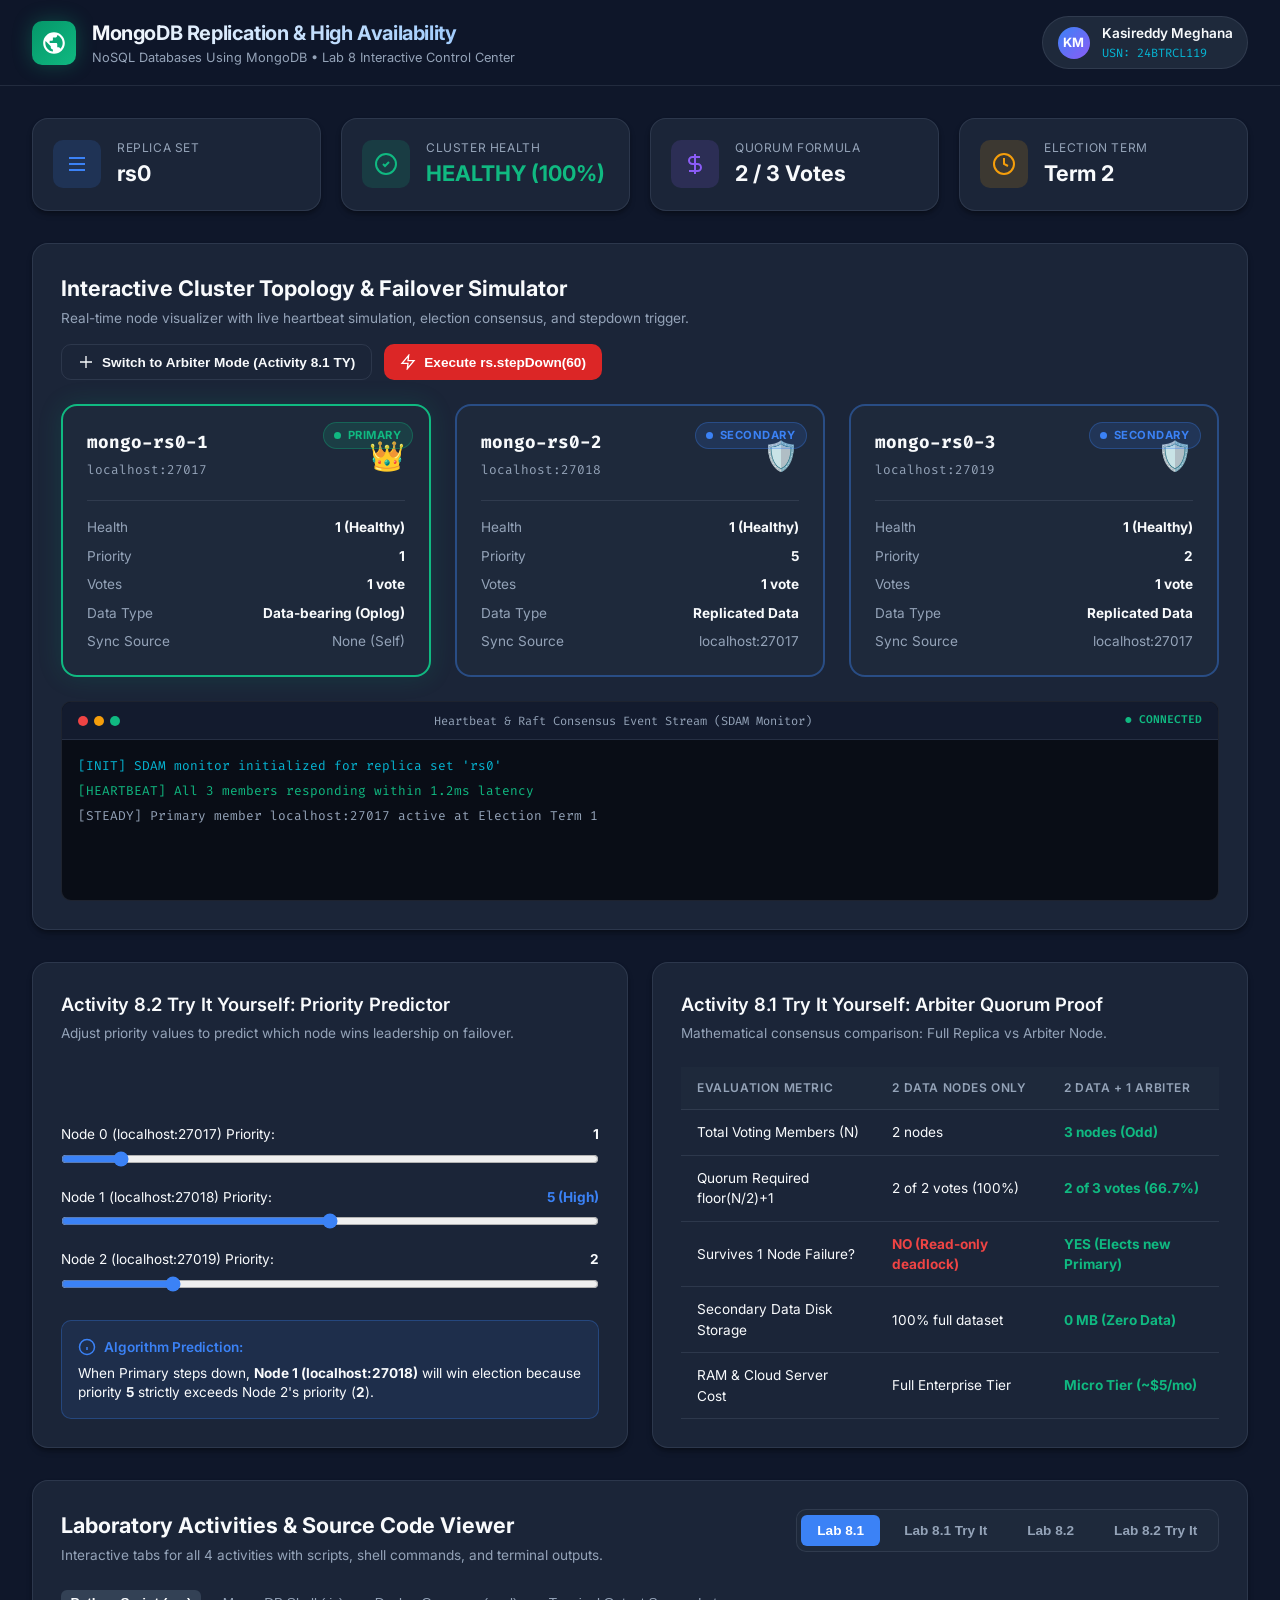
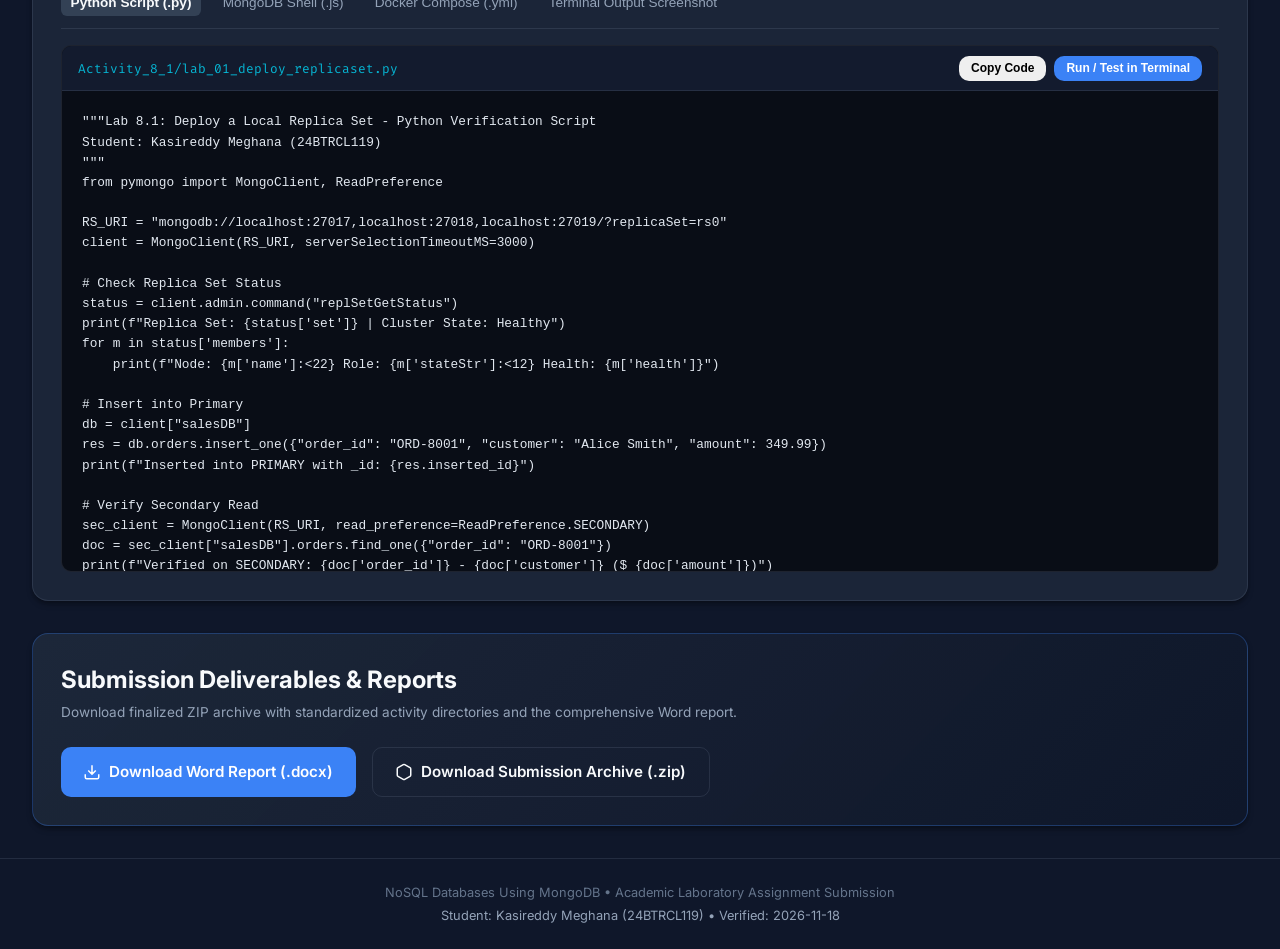
<file: Lab-08-Replica-Sets-Failover-Observer/website/index.html>
<!DOCTYPE html>
<html lang="en">
<head>
  <meta charset="UTF-8">
  <meta name="viewport" content="width=device-width, initial-scale=1.0">
  <title>NoSQL Lab 8: MongoDB Replication & Failover Portal</title>
  <link rel="stylesheet" href="styles.css">
  <link rel="preconnect" href="https://fonts.googleapis.com">
  <link rel="preconnect" href="https://fonts.gstatic.com" crossorigin>
  <link href="https://fonts.googleapis.com/css2?family=Fira+Code:wght@400;500;600&family=Inter:wght@300;400;500;600;700&display=swap" rel="stylesheet">
</head>
<body>
  <!-- Header / Navigation -->
  <header class="app-header">
    <div class="brand-section">
      <div class="logo-badge">
        <svg class="mongo-icon" viewBox="0 0 24 24" fill="currentColor">
          <path d="M12 2C6.48 2 2 6.48 2 12s4.48 10 10 10 10-4.48 10-10S17.52 2 12 2zm-1 17.93c-3.95-.49-7-3.85-7-7.93 0-.62.08-1.21.21-1.79L9 15v1c0 1.1.9 2 2 2v1.93zm6.9-2.54c-.26-.81-1-1.39-1.9-1.39h-1v-3c0-.55-.45-1-1-1H8v-2h2c.55 0 1-.45 1-1V7h2c1.1 0 2-.9 2-2v-.41c2.93 1.19 5 4.06 5 7.41 0 2.08-.8 3.97-2.1 5.39z"/>
        </svg>
      </div>
      <div class="brand-text">
        <h1>MongoDB Replication & High Availability</h1>
        <p class="subtitle">NoSQL Databases Using MongoDB &bull; Lab 8 Interactive Control Center</p>
      </div>
    </div>
    <div class="student-pill">
      <div class="student-avatar">KM</div>
      <div class="student-details">
        <span class="student-name">Kasireddy Meghana</span>
        <span class="student-usn">USN: 24BTRCL119</span>
      </div>
    </div>
  </header>

  <!-- Main Container -->
  <main class="main-layout">
    <!-- Top KPI Bar -->
    <section class="kpi-grid">
      <div class="kpi-card">
        <div class="kpi-icon blue">
          <svg viewBox="0 0 24 24" fill="none" stroke="currentColor" stroke-width="2"><path d="M4 6h16M4 12h16M4 18h16"/></svg>
        </div>
        <div class="kpi-data">
          <span class="kpi-label">Replica Set</span>
          <span class="kpi-val" id="kpi-rs-name">rs0</span>
        </div>
      </div>

      <div class="kpi-card">
        <div class="kpi-icon green">
          <svg viewBox="0 0 24 24" fill="none" stroke="currentColor" stroke-width="2"><circle cx="12" cy="12" r="10"/><path d="m9 12 2 2 4-4"/></svg>
        </div>
        <div class="kpi-data">
          <span class="kpi-label">Cluster Health</span>
          <span class="kpi-val text-green" id="kpi-health">HEALTHY (100%)</span>
        </div>
      </div>

      <div class="kpi-card">
        <div class="kpi-icon purple">
          <svg viewBox="0 0 24 24" fill="none" stroke="currentColor" stroke-width="2"><path d="M12 2v20M17 5H9.5a3.5 3.5 0 0 0 0 7h5a3.5 3.5 0 0 1 0 7H6"/></svg>
        </div>
        <div class="kpi-data">
          <span class="kpi-label">Quorum Formula</span>
          <span class="kpi-val" id="kpi-quorum">2 / 3 Votes</span>
        </div>
      </div>

      <div class="kpi-card">
        <div class="kpi-icon yellow">
          <svg viewBox="0 0 24 24" fill="none" stroke="currentColor" stroke-width="2"><circle cx="12" cy="12" r="10"/><polyline points="12 6 12 12 16 14"/></svg>
        </div>
        <div class="kpi-data">
          <span class="kpi-label">Election Term</span>
          <span class="kpi-val" id="kpi-term">Term 2</span>
        </div>
      </div>
    </section>

    <!-- Replica Set Visualizer & Simulator -->
    <section class="section-container">
      <div class="section-header">
        <div>
          <h2>Interactive Cluster Topology & Failover Simulator</h2>
          <p class="section-desc">Real-time node visualizer with live heartbeat simulation, election consensus, and stepdown trigger.</p>
        </div>
        <div class="action-btn-group">
          <button class="btn btn-outline" id="btn-toggle-arbiter">
            <svg viewBox="0 0 24 24" fill="none" stroke="currentColor" stroke-width="2" width="16" height="16"><path d="M12 3v18M3 12h18"/></svg>
            Switch to Arbiter Mode (Activity 8.1 TY)
          </button>
          <button class="btn btn-danger" id="btn-stepdown">
            <svg viewBox="0 0 24 24" fill="none" stroke="currentColor" stroke-width="2" width="16" height="16"><polygon points="13 2 3 14 12 14 11 22 21 10 12 10 13 2"/></svg>
            Execute rs.stepDown(60)
          </button>
        </div>
      </div>

      <!-- Cluster Nodes Grid -->
      <div class="cluster-nodes-grid" id="cluster-nodes-container">
        <!-- Node 0 -->
        <div class="node-card primary" id="node-card-0">
          <div class="node-badge" id="badge-node-0">
            <span class="pulse-dot"></span>
            PRIMARY
          </div>
          <div class="node-header">
            <div class="node-title">
              <h3>mongo-rs0-1</h3>
              <span class="node-host">localhost:27017</span>
            </div>
            <div class="node-crown">👑</div>
          </div>
          <div class="node-props">
            <div class="prop-row"><span>Health</span><strong class="text-green">1 (Healthy)</strong></div>
            <div class="prop-row"><span>Priority</span><strong id="node-0-prio">1</strong></div>
            <div class="prop-row"><span>Votes</span><strong>1 vote</strong></div>
            <div class="prop-row"><span>Data Type</span><strong id="node-0-storage">Data-bearing (Oplog)</strong></div>
            <div class="prop-row"><span>Sync Source</span><span class="text-muted">None (Self)</span></div>
          </div>
        </div>

        <!-- Node 1 -->
        <div class="node-card secondary" id="node-card-1">
          <div class="node-badge secondary" id="badge-node-1">
            <span class="pulse-dot"></span>
            SECONDARY
          </div>
          <div class="node-header">
            <div class="node-title">
              <h3>mongo-rs0-2</h3>
              <span class="node-host">localhost:27018</span>
            </div>
            <div class="node-crown">🛡️</div>
          </div>
          <div class="node-props">
            <div class="prop-row"><span>Health</span><strong class="text-green">1 (Healthy)</strong></div>
            <div class="prop-row"><span>Priority</span><strong id="node-1-prio">5</strong></div>
            <div class="prop-row"><span>Votes</span><strong>1 vote</strong></div>
            <div class="prop-row"><span>Data Type</span><strong>Replicated Data</strong></div>
            <div class="prop-row"><span>Sync Source</span><span id="node-1-sync">localhost:27017</span></div>
          </div>
        </div>

        <!-- Node 2 -->
        <div class="node-card secondary" id="node-card-2">
          <div class="node-badge secondary" id="badge-node-2">
            <span class="pulse-dot"></span>
            SECONDARY
          </div>
          <div class="node-header">
            <div class="node-title">
              <h3 id="node-2-title">mongo-rs0-3</h3>
              <span class="node-host" id="node-2-host">localhost:27019</span>
            </div>
            <div class="node-crown" id="node-2-icon">🛡️</div>
          </div>
          <div class="node-props">
            <div class="prop-row"><span>Health</span><strong class="text-green">1 (Healthy)</strong></div>
            <div class="prop-row"><span>Priority</span><strong id="node-2-prio">2</strong></div>
            <div class="prop-row"><span>Votes</span><strong>1 vote</strong></div>
            <div class="prop-row"><span>Data Type</span><strong id="node-2-storage">Replicated Data</strong></div>
            <div class="prop-row"><span>Sync Source</span><span id="node-2-sync">localhost:27017</span></div>
          </div>
        </div>
      </div>

      <!-- Live Failover & Election Log Panel -->
      <div class="simulator-log-panel">
        <div class="log-panel-header">
          <div class="terminal-dots">
            <span class="dot red"></span>
            <span class="dot yellow"></span>
            <span class="dot green"></span>
          </div>
          <span class="log-title">Heartbeat & Raft Consensus Event Stream (SDAM Monitor)</span>
          <span class="status-indicator live">● CONNECTED</span>
        </div>
        <div class="terminal-body" id="event-stream-terminal">
          <p class="term-line info">[INIT] SDAM monitor initialized for replica set 'rs0'</p>
          <p class="term-line success">[HEARTBEAT] All 3 members responding within 1.2ms latency</p>
          <p class="term-line">[STEADY] Primary member localhost:27017 active at Election Term 1</p>
        </div>
      </div>
    </section>

    <!-- Priority Election & Arbiter Quorum Calculator -->
    <div class="two-col-grid">
      <!-- Priority Election Control -->
      <section class="section-container card-panel">
        <div class="section-header">
          <div>
            <h3>Activity 8.2 Try It Yourself: Priority Predictor</h3>
            <p class="section-desc">Adjust priority values to predict which node wins leadership on failover.</p>
          </div>
        </div>
        <div class="priority-controls">
          <div class="slider-group">
            <div class="slider-header">
              <span>Node 0 (localhost:27017) Priority:</span>
              <strong id="prio-val-0">1</strong>
            </div>
            <input type="range" min="0" max="10" value="1" id="slider-0" class="range-slider">
          </div>
          <div class="slider-group">
            <div class="slider-header">
              <span>Node 1 (localhost:27018) Priority:</span>
              <strong id="prio-val-1" class="text-blue">5 (High)</strong>
            </div>
            <input type="range" min="0" max="10" value="5" id="slider-1" class="range-slider">
          </div>
          <div class="slider-group">
            <div class="slider-header">
              <span>Node 2 (localhost:27019) Priority:</span>
              <strong id="prio-val-2">2</strong>
            </div>
            <input type="range" min="0" max="10" value="2" id="slider-2" class="range-slider">
          </div>

          <div class="prediction-box">
            <div class="prediction-title">
              <svg viewBox="0 0 24 24" fill="none" stroke="currentColor" stroke-width="2" width="18" height="18"><circle cx="12" cy="12" r="10"/><line x1="12" y1="16" x2="12" y2="12"/><line x1="12" y1="8" x2="12.01" y2="8"/></svg>
              <span>Algorithm Prediction:</span>
            </div>
            <p id="prediction-text" class="prediction-content">
              When Node 0 steps down, <strong>Node 1 (localhost:27018)</strong> will win the election because its priority (<strong>5</strong>) strictly exceeds Node 2's priority (<strong>2</strong>).
            </p>
          </div>
        </div>
      </section>

      <!-- Arbiter Quorum & Cost Breakdown -->
      <section class="section-container card-panel">
        <div class="section-header">
          <div>
            <h3>Activity 8.1 Try It Yourself: Arbiter Quorum Proof</h3>
            <p class="section-desc">Mathematical consensus comparison: Full Replica vs Arbiter Node.</p>
          </div>
        </div>
        <div class="comparison-table-wrapper">
          <table class="data-table">
            <thead>
              <tr>
                <th>Evaluation Metric</th>
                <th>2 Data Nodes Only</th>
                <th>2 Data + 1 Arbiter</th>
              </tr>
            </thead>
            <tbody>
              <tr>
                <td>Total Voting Members (N)</td>
                <td>2 nodes</td>
                <td class="text-green font-bold">3 nodes (Odd)</td>
              </tr>
              <tr>
                <td>Quorum Required floor(N/2)+1</td>
                <td>2 of 2 votes (100%)</td>
                <td class="text-green font-bold">2 of 3 votes (66.7%)</td>
              </tr>
              <tr>
                <td>Survives 1 Node Failure?</td>
                <td class="text-danger font-bold">NO (Read-only deadlock)</td>
                <td class="text-green font-bold">YES (Elects new Primary)</td>
              </tr>
              <tr>
                <td>Secondary Data Disk Storage</td>
                <td>100% full dataset</td>
                <td class="text-green font-bold">0 MB (Zero Data)</td>
              </tr>
              <tr>
                <td>RAM & Cloud Server Cost</td>
                <td>Full Enterprise Tier</td>
                <td class="text-green font-bold">Micro Tier (~$5/mo)</td>
              </tr>
            </tbody>
          </table>
        </div>
      </section>
    </div>

    <!-- Lab Activities Code & Output Viewer -->
    <section class="section-container">
      <div class="section-header">
        <div>
          <h2>Laboratory Activities & Source Code Viewer</h2>
          <p class="section-desc">Interactive tabs for all 4 activities with scripts, shell commands, and terminal outputs.</p>
        </div>
        <div class="activity-tabs">
          <button class="tab-btn active" data-act="act1">Lab 8.1</button>
          <button class="tab-btn" data-act="act1_ty">Lab 8.1 Try It</button>
          <button class="tab-btn" data-act="act2">Lab 8.2</button>
          <button class="tab-btn" data-act="act2_ty">Lab 8.2 Try It</button>
        </div>
      </div>

      <!-- Tab Content Area -->
      <div class="tab-content-wrapper">
        <div class="subnav-tabs">
          <button class="subtab-btn active" data-view="py">Python Script (.py)</button>
          <button class="subtab-btn" data-view="js">MongoDB Shell (.js)</button>
          <button class="subtab-btn" data-view="compose">Docker Compose (.yml)</button>
          <button class="subtab-btn" data-view="output">Terminal Output Screenshot</button>
        </div>

        <div class="code-display-container">
          <div class="code-actions">
            <span class="code-filename" id="current-filename">Activity_8_1/lab_01_deploy_replicaset.py</span>
            <div class="btn-group-sm">
              <button class="btn btn-sm" id="btn-copy-code">Copy Code</button>
              <button class="btn btn-sm btn-primary" id="btn-run-script">Run / Test in Terminal</button>
            </div>
          </div>
          <pre class="code-pre" id="code-pre"><code id="code-content">Loading script content...</code></pre>
          <div class="screenshot-view hidden" id="screenshot-view">
            <img id="screenshot-img" src="../screenshots/activity_8_1_output.png" alt="Terminal Screenshot">
          </div>
        </div>
      </div>
    </section>

    <!-- Downloads & Deliverables Section -->
    <section class="section-container downloads-card">
      <div class="downloads-flex">
        <div>
          <h2>Submission Deliverables & Reports</h2>
          <p class="section-desc">Download finalized ZIP archive with standardized activity directories and the comprehensive Word report.</p>
        </div>
        <div class="download-buttons">
          <a href="../Kasireddy_Meghana_24BTRCL119_NoSQL_Lab_08.docx" class="btn btn-primary btn-lg" download>
            <svg viewBox="0 0 24 24" fill="none" stroke="currentColor" stroke-width="2" width="18" height="18"><path d="M21 15v4a2 2 0 0 1-2 2H5a2 2 0 0 1-2-2v-4M7 10l5 5 5-5M12 15V3"/></svg>
            Download Word Report (.docx)
          </a>
          <a href="../Kasireddy_Meghana_24BTRCL119_Lab8_NoSQL.zip" class="btn btn-outline btn-lg" download>
            <svg viewBox="0 0 24 24" fill="none" stroke="currentColor" stroke-width="2" width="18" height="18"><path d="M21 16V8a2 2 0 0 0-1-1.73l-7-4a2 2 0 0 0-2 0l-7 4A2 2 0 0 0 3 8v8a2 2 0 0 0 1 1.73l7 4a2 2 0 0 0 2 0l7-4A2 2 0 0 0 21 16z"/></svg>
            Download Submission Archive (.zip)
          </a>
        </div>
      </div>
    </section>
  </main>

  <footer class="app-footer">
    <p>NoSQL Databases Using MongoDB &bull; Academic Laboratory Assignment Submission</p>
    <p class="footer-meta">Student: Kasireddy Meghana (24BTRCL119) &bull; Verified: 2026-11-18</p>
  </footer>

  <script src="app.js"></script>
</body>
</html>
</file>
<file: Lab-08-Replica-Sets-Failover-Observer/website/styles.css>
/* Modern CSS for Lab 8 Replication & Failover Portal */
:root {
  --bg-primary: #0f172a;
  --bg-secondary: #1e293b;
  --bg-tertiary: #334155;
  --bg-card: rgba(30, 41, 59, 0.85);
  
  --text-main: #f8fafc;
  --text-muted: #94a3b8;
  --text-dim: #64748b;
  
  --accent-blue: #3b82f6;
  --accent-cyan: #06b6d4;
  --accent-green: #10b981;
  --accent-emerald: #059669;
  --accent-yellow: #f59e0b;
  --accent-purple: #8b5cf6;
  --accent-red: #ef4444;
  
  --border-subtle: rgba(148, 163, 184, 0.15);
  --border-focus: rgba(59, 130, 246, 0.5);
  
  --radius-sm: 6px;
  --radius-md: 10px;
  --radius-lg: 16px;
  --radius-full: 9999px;
  
  --font-sans: 'Inter', system-ui, -apple-system, sans-serif;
  --font-mono: 'Fira Code', 'Consolas', monospace;
  
  --shadow-sm: 0 1px 2px 0 rgba(0, 0, 0, 0.05);
  --shadow-md: 0 4px 6px -1px rgba(0, 0, 0, 0.3), 0 2px 4px -2px rgba(0, 0, 0, 0.3);
  --shadow-lg: 0 10px 15px -3px rgba(0, 0, 0, 0.4), 0 4px 6px -4px rgba(0, 0, 0, 0.4);
}

* {
  box-sizing: border-box;
  margin: 0;
  padding: 0;
}

body {
  font-family: var(--font-sans);
  background-color: var(--bg-primary);
  color: var(--text-main);
  line-height: 1.5;
  min-height: 100vh;
  display: flex;
  flex-direction: column;
}

/* Header */
.app-header {
  background: rgba(15, 23, 42, 0.95);
  backdrop-filter: blur(12px);
  border-bottom: 1px solid var(--border-subtle);
  padding: 1rem 2rem;
  display: flex;
  justify-content: space-between;
  align-items: center;
  position: sticky;
  top: 0;
  z-index: 50;
}

.brand-section {
  display: flex;
  align-items: center;
  gap: 1rem;
}

.logo-badge {
  width: 44px;
  height: 44px;
  background: linear-gradient(135deg, #059669, #10b981);
  border-radius: var(--radius-md);
  display: flex;
  align-items: center;
  justify-content: center;
  box-shadow: 0 0 20px rgba(16, 185, 129, 0.3);
}

.mongo-icon {
  width: 26px;
  height: 26px;
  color: #fff;
}

.brand-text h1 {
  font-size: 1.25rem;
  font-weight: 700;
  letter-spacing: -0.02em;
  background: linear-gradient(90deg, #f8fafc, #93c5fd);
  -webkit-background-clip: text;
  -webkit-text-fill-color: transparent;
}

.brand-text .subtitle {
  font-size: 0.8rem;
  color: var(--text-muted);
}

.student-pill {
  display: flex;
  align-items: center;
  gap: 0.75rem;
  background: var(--bg-secondary);
  border: 1px solid var(--border-subtle);
  padding: 0.4rem 0.9rem;
  border-radius: var(--radius-full);
}

.student-avatar {
  width: 32px;
  height: 32px;
  border-radius: 50%;
  background: linear-gradient(135deg, #3b82f6, #8b5cf6);
  color: #fff;
  font-size: 0.8rem;
  font-weight: 700;
  display: flex;
  align-items: center;
  justify-content: center;
}

.student-details {
  display: flex;
  flex-direction: column;
}

.student-name {
  font-size: 0.85rem;
  font-weight: 600;
  color: var(--text-main);
}

.student-usn {
  font-size: 0.75rem;
  color: var(--accent-cyan);
  font-family: var(--font-mono);
}

/* Main Layout */
.main-layout {
  flex: 1;
  max-width: 1400px;
  width: 100%;
  margin: 0 auto;
  padding: 2rem;
  display: flex;
  flex-direction: column;
  gap: 2rem;
}

/* KPI Bar */
.kpi-grid {
  display: grid;
  grid-template-columns: repeat(auto-fit, minmax(220px, 1fr));
  gap: 1.25rem;
}

.kpi-card {
  background: var(--bg-card);
  border: 1px solid var(--border-subtle);
  border-radius: var(--radius-lg);
  padding: 1.25rem;
  display: flex;
  align-items: center;
  gap: 1rem;
  box-shadow: var(--shadow-md);
  transition: transform 0.2s ease, border-color 0.2s ease;
}

.kpi-card:hover {
  transform: translateY(-2px);
  border-color: var(--border-focus);
}

.kpi-icon {
  width: 48px;
  height: 48px;
  border-radius: var(--radius-md);
  display: flex;
  align-items: center;
  justify-content: center;
}

.kpi-icon svg {
  width: 24px;
  height: 24px;
}

.kpi-icon.blue { background: rgba(59, 130, 246, 0.15); color: var(--accent-blue); }
.kpi-icon.green { background: rgba(16, 185, 129, 0.15); color: var(--accent-green); }
.kpi-icon.purple { background: rgba(139, 92, 246, 0.15); color: var(--accent-purple); }
.kpi-icon.yellow { background: rgba(245, 158, 11, 0.15); color: var(--accent-yellow); }

.kpi-data {
  display: flex;
  flex-direction: column;
}

.kpi-label {
  font-size: 0.75rem;
  text-transform: uppercase;
  letter-spacing: 0.05em;
  color: var(--text-muted);
}

.kpi-val {
  font-size: 1.35rem;
  font-weight: 700;
  color: var(--text-main);
}

/* Section Containers */
.section-container {
  background: var(--bg-card);
  border: 1px solid var(--border-subtle);
  border-radius: var(--radius-lg);
  padding: 1.75rem;
  box-shadow: var(--shadow-md);
}

.section-header {
  display: flex;
  justify-content: space-between;
  align-items: flex-start;
  margin-bottom: 1.5rem;
  flex-wrap: wrap;
  gap: 1rem;
}

.section-header h2 {
  font-size: 1.35rem;
  font-weight: 700;
}

.section-header h3 {
  font-size: 1.15rem;
  font-weight: 600;
}

.section-desc {
  font-size: 0.85rem;
  color: var(--text-muted);
  margin-top: 0.25rem;
}

/* Action Buttons */
.action-btn-group {
  display: flex;
  gap: 0.75rem;
}

.btn {
  display: inline-flex;
  align-items: center;
  gap: 0.5rem;
  padding: 0.55rem 1rem;
  border-radius: var(--radius-md);
  font-size: 0.85rem;
  font-weight: 600;
  cursor: pointer;
  border: none;
  transition: all 0.2s ease;
  text-decoration: none;
}

.btn-primary {
  background: var(--accent-blue);
  color: #fff;
}

.btn-primary:hover {
  background: #2563eb;
  box-shadow: 0 0 15px rgba(59, 130, 246, 0.4);
}

.btn-outline {
  background: transparent;
  border: 1px solid var(--border-subtle);
  color: var(--text-main);
}

.btn-outline:hover {
  background: var(--bg-secondary);
  border-color: var(--accent-blue);
}

.btn-danger {
  background: #dc2626;
  color: #fff;
}

.btn-danger:hover {
  background: #b91c1c;
  box-shadow: 0 0 15px rgba(220, 38, 38, 0.4);
}

.btn-lg {
  padding: 0.8rem 1.4rem;
  font-size: 0.95rem;
}

.btn-sm {
  padding: 0.35rem 0.75rem;
  font-size: 0.75rem;
}

/* Cluster Nodes Grid */
.cluster-nodes-grid {
  display: grid;
  grid-template-columns: repeat(auto-fit, minmax(320px, 1fr));
  gap: 1.5rem;
  margin-bottom: 1.5rem;
}

.node-card {
  background: var(--bg-secondary);
  border: 2px solid var(--border-subtle);
  border-radius: var(--radius-lg);
  padding: 1.5rem;
  position: relative;
  transition: all 0.3s ease;
}

.node-card.primary {
  border-color: var(--accent-green);
  box-shadow: 0 0 25px rgba(16, 185, 129, 0.15);
}

.node-card.secondary {
  border-color: rgba(59, 130, 246, 0.4);
}

.node-card.arbiter {
  border-color: var(--accent-yellow);
  box-shadow: 0 0 20px rgba(245, 158, 11, 0.15);
}

.node-badge {
  position: absolute;
  top: 1rem;
  right: 1rem;
  display: inline-flex;
  align-items: center;
  gap: 0.4rem;
  padding: 0.25rem 0.65rem;
  border-radius: var(--radius-full);
  font-size: 0.7rem;
  font-weight: 700;
  letter-spacing: 0.05em;
  background: rgba(16, 185, 129, 0.15);
  color: var(--accent-green);
  border: 1px solid rgba(16, 185, 129, 0.3);
}

.node-badge.secondary {
  background: rgba(59, 130, 246, 0.15);
  color: var(--accent-blue);
  border-color: rgba(59, 130, 246, 0.3);
}

.node-badge.arbiter {
  background: rgba(245, 158, 11, 0.15);
  color: var(--accent-yellow);
  border-color: rgba(245, 158, 11, 0.3);
}

.pulse-dot {
  width: 7px;
  height: 7px;
  border-radius: 50%;
  background: currentColor;
  animation: pulse 1.5s infinite;
}

@keyframes pulse {
  0% { transform: scale(0.9); opacity: 0.7; }
  50% { transform: scale(1.3); opacity: 1; }
  100% { transform: scale(0.9); opacity: 0.7; }
}

.node-header {
  display: flex;
  justify-content: space-between;
  align-items: center;
  margin-bottom: 1.25rem;
}

.node-title h3 {
  font-size: 1.1rem;
  font-family: var(--font-mono);
}

.node-host {
  font-size: 0.8rem;
  color: var(--text-muted);
  font-family: var(--font-mono);
}

.node-crown {
  font-size: 1.8rem;
}

.node-props {
  display: flex;
  flex-direction: column;
  gap: 0.5rem;
  font-size: 0.85rem;
  border-top: 1px solid var(--border-subtle);
  padding-top: 1rem;
}

.prop-row {
  display: flex;
  justify-content: space-between;
  color: var(--text-muted);
}

.prop-row strong {
  color: var(--text-main);
}

/* Terminal Log Panel */
.simulator-log-panel {
  background: #090d16;
  border: 1px solid var(--border-subtle);
  border-radius: var(--radius-md);
  overflow: hidden;
}

.log-panel-header {
  background: #131b2e;
  padding: 0.6rem 1rem;
  display: flex;
  align-items: center;
  justify-content: space-between;
  border-bottom: 1px solid var(--border-subtle);
}

.terminal-dots {
  display: flex;
  gap: 6px;
}

.dot {
  width: 10px;
  height: 10px;
  border-radius: 50%;
}
.dot.red { background: #ef4444; }
.dot.yellow { background: #f59e0b; }
.dot.green { background: #10b981; }

.log-title {
  font-size: 0.75rem;
  font-family: var(--font-mono);
  color: var(--text-muted);
}

.status-indicator.live {
  font-size: 0.7rem;
  font-family: var(--font-mono);
  color: var(--accent-green);
  font-weight: 600;
}

.terminal-body {
  padding: 1rem;
  font-family: var(--font-mono);
  font-size: 0.8rem;
  height: 160px;
  overflow-y: auto;
  display: flex;
  flex-direction: column;
  gap: 0.35rem;
}

.term-line {
  color: var(--text-muted);
}
.term-line.info { color: var(--accent-cyan); }
.term-line.success { color: var(--accent-green); }
.term-line.warn { color: var(--accent-yellow); }
.term-line.danger { color: var(--accent-red); font-weight: 600; }

/* Two Col Grid */
.two-col-grid {
  display: grid;
  grid-template-columns: repeat(auto-fit, minmax(450px, 1fr));
  gap: 1.5rem;
}

.card-panel {
  display: flex;
  flex-direction: column;
  justify-content: space-between;
}

/* Slider Controls */
.priority-controls {
  display: flex;
  flex-direction: column;
  gap: 1.25rem;
}

.slider-group {
  display: flex;
  flex-direction: column;
  gap: 0.4rem;
}

.slider-header {
  display: flex;
  justify-content: space-between;
  font-size: 0.85rem;
}

.range-slider {
  width: 100%;
  accent-color: var(--accent-blue);
  cursor: pointer;
}

.prediction-box {
  background: rgba(59, 130, 246, 0.1);
  border: 1px solid rgba(59, 130, 246, 0.3);
  border-radius: var(--radius-md);
  padding: 1rem;
  margin-top: 0.5rem;
}

.prediction-title {
  display: flex;
  align-items: center;
  gap: 0.5rem;
  color: var(--accent-blue);
  font-weight: 600;
  font-size: 0.85rem;
  margin-bottom: 0.4rem;
}

.prediction-content {
  font-size: 0.85rem;
  color: var(--text-main);
  line-height: 1.4;
}

/* Comparison Table */
.comparison-table-wrapper {
  overflow-x: auto;
}

.data-table {
  width: 100%;
  border-collapse: collapse;
  font-size: 0.85rem;
}

.data-table th, .data-table td {
  padding: 0.75rem 1rem;
  text-align: left;
  border-bottom: 1px solid var(--border-subtle);
}

.data-table th {
  background: var(--bg-secondary);
  color: var(--text-muted);
  font-weight: 600;
  font-size: 0.75rem;
  text-transform: uppercase;
  letter-spacing: 0.05em;
}

.data-table tr:hover td {
  background: rgba(255, 255, 255, 0.02);
}

/* Activity Tabs */
.activity-tabs {
  display: flex;
  gap: 0.5rem;
  background: var(--bg-secondary);
  padding: 0.3rem;
  border-radius: var(--radius-md);
  border: 1px solid var(--border-subtle);
}

.tab-btn {
  background: transparent;
  border: none;
  color: var(--text-muted);
  padding: 0.5rem 1rem;
  font-size: 0.85rem;
  font-weight: 600;
  border-radius: var(--radius-sm);
  cursor: pointer;
  transition: all 0.2s ease;
}

.tab-btn.active {
  background: var(--accent-blue);
  color: #fff;
}

.subnav-tabs {
  display: flex;
  gap: 0.75rem;
  border-bottom: 1px solid var(--border-subtle);
  padding-bottom: 0.75rem;
  margin-bottom: 1rem;
}

.subtab-btn {
  background: transparent;
  border: none;
  color: var(--text-muted);
  font-size: 0.85rem;
  font-weight: 500;
  cursor: pointer;
  padding: 0.35rem 0.6rem;
  border-radius: var(--radius-sm);
  transition: all 0.2s ease;
}

.subtab-btn.active {
  background: var(--bg-tertiary);
  color: var(--text-main);
  font-weight: 600;
}

/* Code Display Box */
.code-display-container {
  background: #090d16;
  border: 1px solid var(--border-subtle);
  border-radius: var(--radius-md);
  overflow: hidden;
}

.code-actions {
  display: flex;
  justify-content: space-between;
  align-items: center;
  background: #131b2e;
  padding: 0.6rem 1rem;
  border-bottom: 1px solid var(--border-subtle);
}

.code-filename {
  font-family: var(--font-mono);
  font-size: 0.8rem;
  color: var(--accent-cyan);
}

.btn-group-sm {
  display: flex;
  gap: 0.5rem;
}

.code-pre {
  padding: 1.25rem;
  font-family: var(--font-mono);
  font-size: 0.8rem;
  line-height: 1.5;
  color: #e2e8f0;
  overflow-x: auto;
  max-height: 480px;
}

.screenshot-view {
  padding: 1rem;
  text-align: center;
  background: #0b1120;
}

.screenshot-view img {
  max-width: 100%;
  border-radius: var(--radius-sm);
  box-shadow: var(--shadow-lg);
}

.hidden {
  display: none !important;
}

/* Downloads Card */
.downloads-card {
  background: linear-gradient(135deg, rgba(30, 41, 59, 0.9), rgba(15, 23, 42, 0.95));
  border: 1px solid rgba(59, 130, 246, 0.3);
}

.downloads-flex {
  display: flex;
  justify-content: space-between;
  align-items: center;
  flex-wrap: wrap;
  gap: 1.5rem;
}

.download-buttons {
  display: flex;
  gap: 1rem;
  flex-wrap: wrap;
}

/* Footer */
.app-footer {
  margin-top: auto;
  border-top: 1px solid var(--border-subtle);
  padding: 1.5rem 2rem;
  text-align: center;
  font-size: 0.8rem;
  color: var(--text-dim);
}

.footer-meta {
  margin-top: 0.25rem;
  color: var(--text-muted);
}

/* Utility Colors */
.text-green { color: var(--accent-green); }
.text-blue { color: var(--accent-blue); }
.text-danger { color: var(--accent-red); }
.text-muted { color: var(--text-muted); }
.font-bold { font-weight: 700; }
</file>
